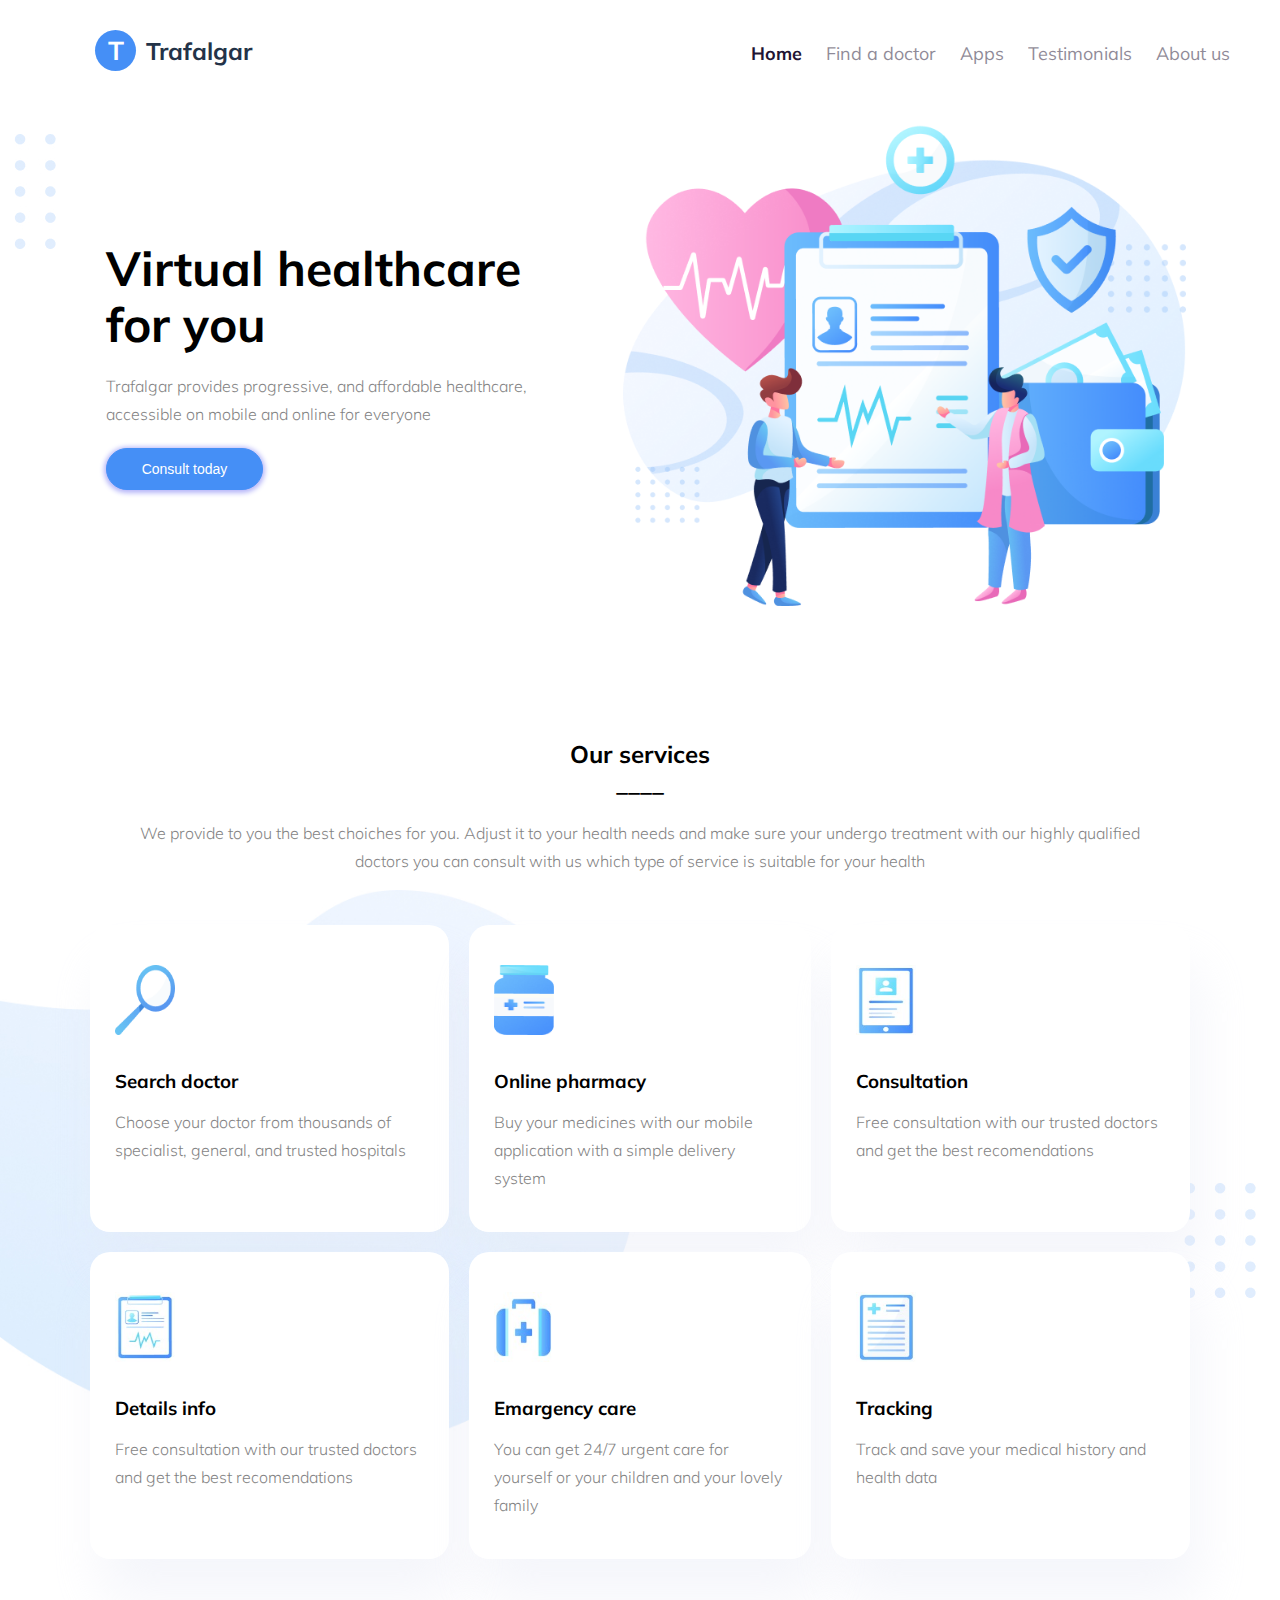
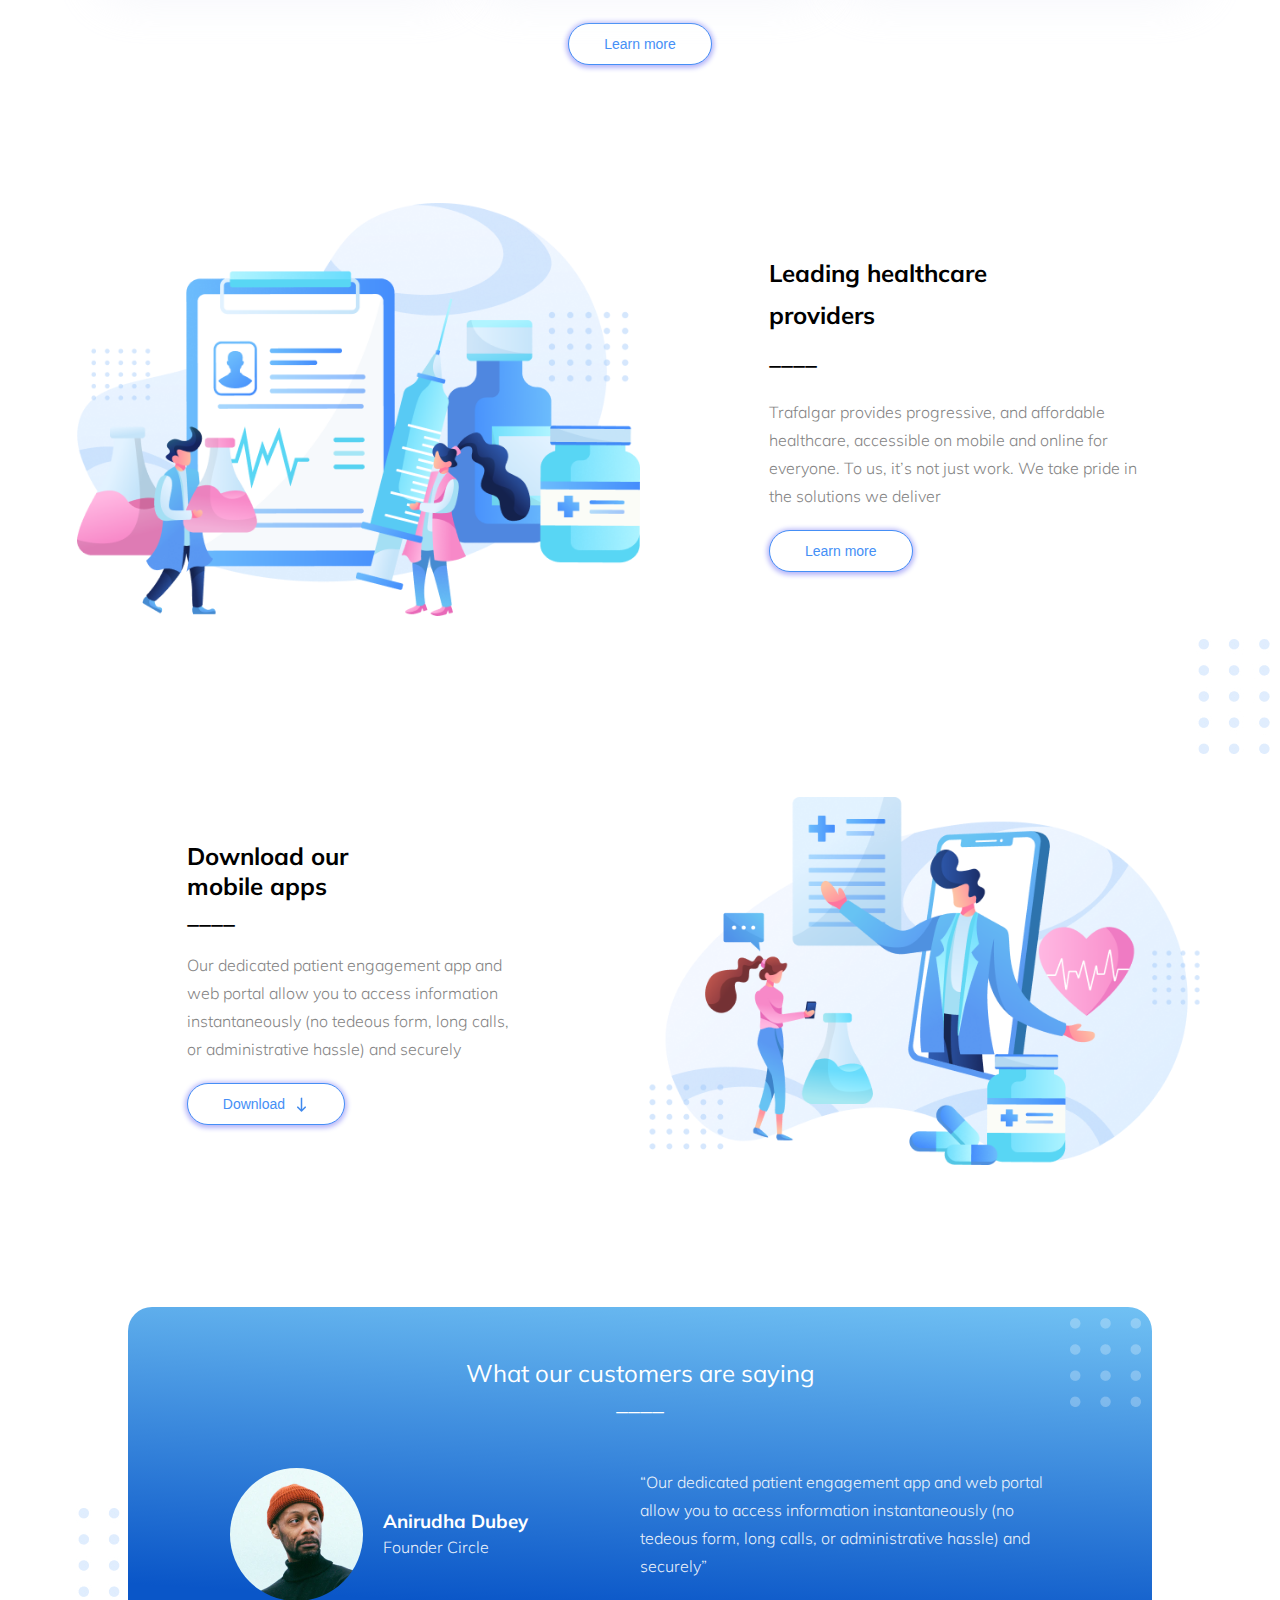
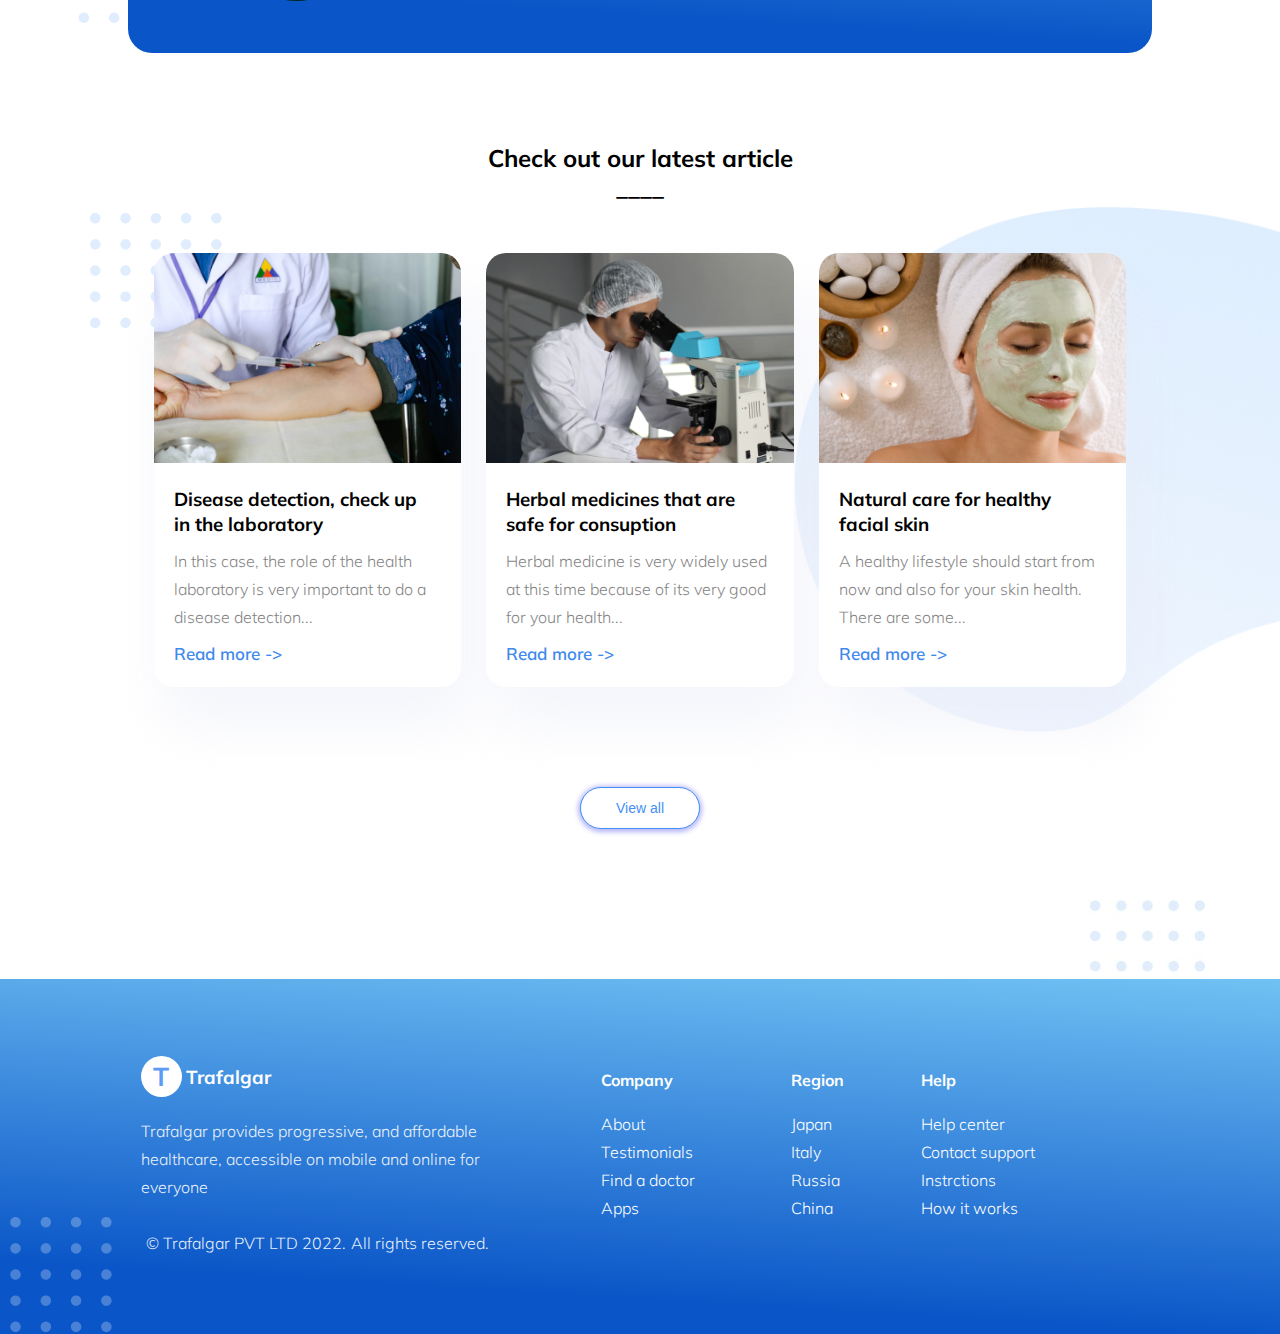
<file: index.html>
<!DOCTYPE html>
<html lang="en">

<head>
    <meta charset="UTF-8">
    <meta http-equiv="X-UA-Compatible" content="IE=edge">
    <meta name="viewport" content="width=device-width, initial-scale=1.0">
    <!-- favicon -->
    <link rel="shortcut icon" href="./favicon_io/favicon.ico" type="image/x-icon">

    <link rel="preconnect" href="https://fonts.googleapis.com">
    <link rel="preconnect" href="https://fonts.gstatic.com" crossorigin>
    <link href="https://fonts.googleapis.com/css2?family=Mulish:wght@200;300;400&display=swap" rel="stylesheet">
    <link rel="stylesheet" href="./scss/style.css">
    <title>Healthcare -The Power to Heal</title>
</head>

<body>
    <header>
        <div class="header-left">
            <a href="#" class="logo"><span class="text">T</span></a>
            <ul>
                <li><a href="#">Trafalgar</a></li>
            </ul>
        </div>
        <div class="header-right">
            <ul id="menu-click" >
                <li><a href="#" class="header-R1">Home</a></li>
                <li><a href="#">Find a doctor</a></li>
                <li><a href="#">Apps</a></li>
                <li><a href="#">Testimonials</a></li>
                <li><a href="#">About us</a></li>
            </ul>
            <div class="header-menu" onclick="toggleClick()">
                <!-- <img src="./img/menu.png" alt="mobile version menu"> -->
                <div class="menu-button"></div>
            </div>
        </div>
    </header>
    <main>
        <div class="main-box">
            <div class="main-box-content-left">
                <img src="./img/dots.jpg" alt="styles dots left side">
                <h1>Virtual healthcare for you </h1>
                <p>Trafalgar provides progressive, and affordable 
                    healthcare, accessible on mobile and online 
                    for everyone</p>
                <button>Consult today</button>
            </div>
            <div class="main-box-image-right">
                <img src="./img/image-main.png" class="main-image" alt="main image of website">
            </div>
        </div>
        <div class="services">
            <h2>Our services <br> ____</h2>
            <br>
            <p>We provide to you the best choiches for you. Adjust it to your health needs and make sure your undergo treatment with our highly qualified doctors you can consult with us which type of service is suitable for your health</p>
        </div>

        <div class="grid">
            <img src="./img/dots.jpg" alt="dots on grid" class="middle-right-dots">
            <img src="./img/grid-bg.jpg" alt="left style grid" class="left-bg">
            <div class="grid-item">
                <img src="./img/grid1.png" alt="g1" class="grid-image">
                <div class="grid-content">
                    <h3>Search doctor</h3>
                    <p>Choose your doctor from thousands of specialist, general, and trusted hospitals</p>
                </div>
            </div>
            <div class="grid-item">
                <img src="./img/grid2.png" alt="g2" class="grid-image">
                <div class="grid-content">
                    <h3>Online pharmacy</h3>
                    <p>Buy  your medicines with our mobile application with a simple delivery system</p>
                </div>
            </div>
            <div class="grid-item">
                <img src="./img/grid3.jpg" alt="g3" class="grid-image">
                <div class="grid-content">
                    <h3>Consultation</h3>
                    <p>Free consultation with our trusted doctors and get the best recomendations</p>
                </div>
            </div>
            <div class="grid-item">
                <img src="./img/grid4.jpg" alt="g4" class="grid-image">
                <div class="grid-content">
                    <h3>Details info</h3>
                    <p>Free consultation with our trusted doctors and get the best recomendations</p>
                </div>
            </div>
            <div class="grid-item">
                <img src="./img/grid5.jpg" alt="g5" class="grid-image">
                <div class="grid-content">
                    <h3>Emargency care</h3>
                    <p>You can get 24/7 urgent care for yourself or your children and your
                        lovely family</p>
                </div>
            </div>
            <div class="grid-item">
                <img src="./img/grid6.jpg" alt="g6" class="grid-image">
                <div class="grid-content">
                    <h3>Tracking</h3>
                    <p>Track and save your medical history and health data </p>
                </div>
            </div>
        </div>
        <div class="button-at-center">
            <button class="button-second"> Learn more</button>
        </div>
        <div class="main-box2">
            <div class="main-box2-content-left">
                <img src="./img/image-box2-left.png" alt="box2 image ">
            </div>
            <div class="main-box2-content-right">
                <h2>Leading healthcare <br> providers <br>____</h2>
                <p>Trafalgar provides progressive, and affordable healthcare, accessible on mobile and online for everyone. To us, it’s not just work. We take pride 
                    in the solutions we deliver</p>
                <button class="button-second">Learn more</button>
            </div>
        </div>
        <div class="main-box2 main-box3">
            <div class="main2-dots">
                <img src="./img/dots.jpg" alt="dots bw two flex">
            </div>
            <div class="main-box3-content-left">
                <h2>Download our <br> mobile apps <br>____</h2>
                <p>Our dedicated patient engagement app and 
                    web portal allow you to access information instantaneously (no tedeous form, long calls, 
                    or administrative hassle) and securely</p>
                <button class="button-second">Download <img src="./img/Vector.png" alt=""></button>
            </div>
            <div class="main-box3-content-right">
                <img src="./img/image-box3-right.png" alt="main image of website">
            </div>
        </div>
        <div class="slideshow">
            <img src="./img/dots_png.png" class="dots_style_topright" alt="dots at top right">
            <img src="./img/dots.jpg" alt="dots at bottom left" class="dots_at_bottom_right">
            <div class="slide_first">
                <h2>What our customers are saying </h2>
                <h2>____</h2>
                <div class="slide_flex">
                    <div class="slide_flex_left">
                        <img src="./img/man.png" alt="customer image">
                        <div class="left-content">
                            <h3>Anirudha Dubey</h3>
                            <p>Founder Circle</p>
                        </div>
                    </div>
                    <div class="slide_flex_right">
                        <p>“Our dedicated patient engagement app and 
                            web portal allow you to access information instantaneously (no tedeous form, long calls, 
                            or administrative hassle) and securely”</p>
                    </div>
                </div>
            </div>
        </div>
        <div class="services">
            <h2>Check out our latest article </h2>
            <h2>____</h2>
        </div>
        <div class="grid_2">
            <img src="./img/dots-g2.jpg" alt="dots left" class="left-dots-g2">
            <img src="./img/g2-bg.jpg" alt="grid2 bg" class="bg_grid2">
            <div class="grid_2_item">
                <img src="./img/disease-detection.png" alt="disease">
                <div class="grid_2_content">
                    <h3>Disease detection, check up in the laboratory</h3>
                    <p>In this case, the role of the health laboratory is very important to do
                        a disease detection...</p>
                    <a href="#">Read more -></a>
                </div>
            </div>
            <div class="grid_2_item">
                <img src="./img/herbal.png" alt="herbal">
                <div class="grid_2_content">
                    <h3>Herbal medicines that are safe for consuption</h3>
                    <p>Herbal medicine is very widely used at this time because of its very good for your health...</p>
                    <a href="#">Read more -></a>
                </div>
            </div>
            <div class="grid_2_item grid_2_center">
                <img src="./img/natural-care.png" alt="natural care">
                <div class="grid_2_content">
                    <h3>Natural care for healthy facial skin</h3>
                    <p>A healthy lifestyle should start from now and also for your skin health.
                        There are some...</p>
                    <a href="#">Read more -></a>
                </div>
            </div>
        </div>
        <div class="button-at-center">
            <button class="button-second">View all</button>
        </div>
        <footer>
            <div class="footer_left foot-item1">
                <div class="footer_logo ">
                    <div class="circle"><span>T</span></div>
                    <h3>Trafalgar</h3>
                </div>
                <br>
                <p>Trafalgar provides progressive, and affordable healthcare, accessible on mobile and online 
                    for everyone
                    <br><br>
                    <a href="#" class="copyright"> &copy Trafalgar PVT LTD 2022.</a>All rights reserved.
                </p>
            </div>
            <div class="company foot-item2">
                <h4>Company</h4>
                <br>
                <a href="#">About</a> <br>
                <a href="#">Testimonials </a><br>
                <a href="#">Find a doctor</a><br>
                <a href="#">Apps</a><br>
            </div>
            <div class="Region foot-item3">
                <h4>Region</h4>
                <br>
                <a href="#">Japan</a><br>
                <a href="#">Italy</a><br>
                <a href="#">Russia</a><br>
                <a href="#">China</a><br>
            </div>
            <div class="Help foot-item4">
                <h4>Help</h4>
                <br>
                <a href="#">Help center </a><br>
                <a href="#">Contact support</a><br>
                <a href="#">Instrctions</a><br>
                <a href="#">How it works</a><br>
            </div>
            <img src="./img/dots_png.png" alt="footer dots">
            <div class="foot-dot-right">
                <img src="./img/dotsfoot.jpg" alt="footer dots">
            </div>
        </footer>
    </main>
    <script src="./index.js"></script>
</body>

</html>
</file>
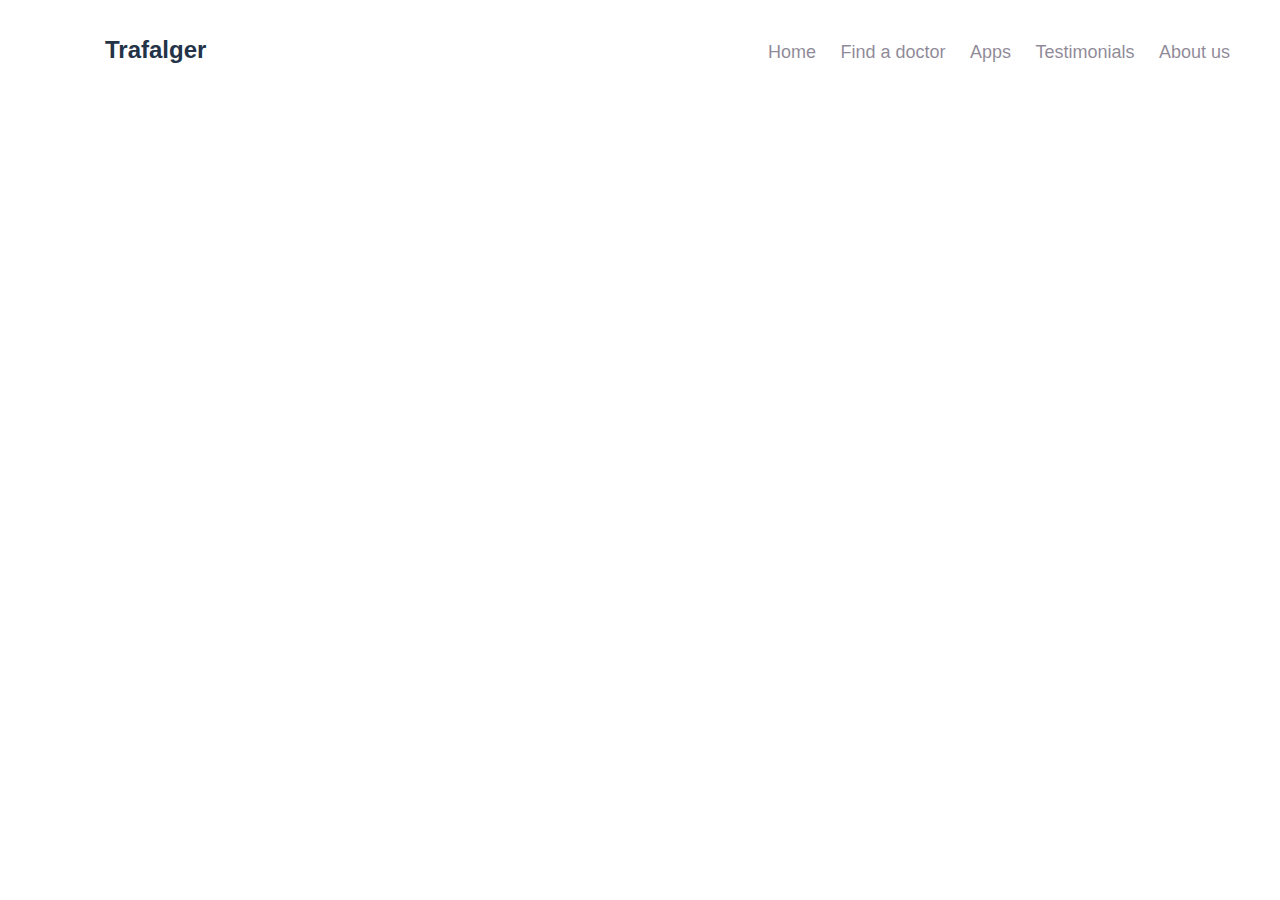
<file: indes.html>
<!DOCTYPE html>
<html lang="en">

<head>
    <meta charset="UTF-8">
    <meta http-equiv="X-UA-Compatible" content="IE=edge">
    <meta name="viewport" content="width=device-width, initial-scale=1.0">
    <link rel="stylesheet" href="./scss/style.css">
    <title>Helthcare</title>
</head>

<body>
    <header>
        <div class="header-left">

            <ul>
                <li><a href="#">Trafalger</a></li>
            </ul>
        </div>
        <div class="header-right">
            <ul>
                <li><a href="#">Home</a></li>
                <li><a href="#">Find a doctor</a></li>
                <li><a href="#">Apps</a></li>
                <li><a href="#">Testimonials</a></li>
                <li><a href="#">About us</a></li>
            </ul>
        </div>
    </header>

</body>

</html>
</file>
<file: scss/style.css>
* {
  margin: 0;
  padding: 0;
  box-sizing: border-box;
}

header {
  display: flex;
  justify-content: space-between;
  align-items: baseline;
  padding: 30px 40px 10px 95px;
}
header .header-left {
  display: flex;
}
header .header-left .logo {
  width: 41px;
  height: 41px;
  border-radius: 50%;
  background-color: #458ff6;
  display: flex;
  justify-content: center;
  align-items: center;
}
header .header-left .logo span {
  font-size: 26px;
  font-weight: 700;
  color: white;
}
header .header-left a {
  font-weight: 700;
  font-size: 24px;
  color: #233348;
}
header .header-right {
  display: flex;
  align-items: center;
}
header .header-right .header-menu {
  display: none;
}
header .header-right a {
  opacity: 0.5;
  font-size: 18px;
  color: #1f1534;
}
header .header-right .header-R1 {
  opacity: 1;
  color: #1f1534;
  font-weight: 700;
}
header ul {
  list-style: none;
}
header li {
  display: inline-block;
}
header a {
  display: block;
  padding: 6px 10px;
  text-decoration: none;
  font-weight: 400;
}
header a:hover {
  font-weight: 700;
  transition: 0.1s ease-in-out;
}

.grid {
  display: grid;
  grid-template-columns: auto auto auto;
  padding: 0px 7% 5%;
  gap: 20px;
  position: relative;
}
.grid .grid-item {
  border-radius: 20px;
  padding: 40px 25px;
  background-color: white;
  box-shadow: 10px 40px 50px rgba(229, 233, 246, 0.4);
  transition: 400ms ease-in-out;
  position: relative;
}
.grid .grid-item:hover {
  transform: scale(1.03);
}
.grid .grid-item .grid-image {
  width: 60px;
  height: 70px;
  margin-bottom: 10px;
}
.grid .grid-item h3 {
  margin-bottom: 15px;
}

.middle-right-dots {
  position: absolute;
  right: 24px;
  top: 37%;
}

.left-bg {
  position: absolute;
  left: 0px;
  top: -35px;
  width: 50%;
  height: 80%;
}

.grid-content {
  margin-top: 20px;
}

.grid_2 {
  display: grid;
  grid-template-columns: 30% 30% 30%;
  gap: 0px 25px;
  margin-bottom: 100px;
  padding: 0px 10%;
  justify-content: center;
  align-items: center;
  position: relative;
}

.left-dots-g2 {
  position: absolute;
  top: -40px;
  left: 90px;
  z-index: -1;
}

.bg_grid2 {
  position: absolute;
  right: 0px;
  width: 38%;
  z-index: -1;
}

.grid_2_item {
  box-shadow: 10px 40px 50px rgba(229, 233, 246, 0.4);
  border-radius: 20px;
  background-color: white;
}
.grid_2_item img {
  border-radius: 20px 20px 0px 0px;
  width: 100%;
  height: auto;
  overflow: hidden;
}

.grid_2_content {
  line-height: 25px;
  padding: 20px 25px 20px 20px;
}
.grid_2_content p {
  margin: 10px 0px;
}
.grid_2_content a {
  text-decoration: none;
  color: #4089ed;
  font-weight: 600;
  font-size: 17px;
}

body {
  background: white;
  font-family: "Mulish", sans-serif;
  font-weight: 300;
}

button {
  padding: 12px 35px;
  border-radius: 55px;
  border: 1px solid #458ff6;
  font-weight: 400;
  font-size: 14px;
  box-shadow: 0px 1px 5px 2px rgb(181, 181, 249);
  cursor: pointer;
  transition: 2ms;
  color: white;
  background-color: #458ff6;
}
button:hover {
  opacity: 0.95;
}
button:active {
  transform: scale(0.98);
}

.button-at-center {
  display: flex;
  justify-content: center;
}

.button-second {
  background-color: white;
  color: #458ff6;
  margin: auto;
}

p {
  opacity: 0.5;
  line-height: 28px;
}

.main-box {
  display: flex;
  justify-content: space-around;
  align-items: center;
  padding: 3% 6%;
}
.main-box .main-box-content-left {
  width: 44%;
  padding: 6px 12px;
  position: relative;
}
.main-box .main-box-content-left img {
  position: absolute;
  background-color: #458ff6;
  max-width: 100%;
  left: -120px;
  top: -100px;
}
.main-box .main-box-content-left h1 {
  font-size: 48px;
  line-height: 56px;
}
.main-box .main-box-content-left p {
  margin: 20px 0px;
}
.main-box .main-box-image-right {
  width: 50%;
}
.main-box .main-box-image-right .main-image {
  max-width: 100%;
  height: auto;
}

.slideshow {
  color: white;
  margin: 0px 10%;
  padding: 4% 6%;
  background: linear-gradient(183.41deg, #7bccf8 -8.57%, #0a56c8 82.96%);
  position: relative;
  border-radius: 24px;
}
.slideshow p {
  opacity: 0.9;
}

.dots_style_topright {
  position: absolute;
  max-width: 100%;
  height: auto;
  top: -15px;
  right: -50px;
}

.dots_at_bottom_right {
  position: absolute;
  bottom: 30px;
  left: -60px;
  z-index: -1;
}

.slide_first h2 {
  text-align: center;
  font-weight: 400;
}

.slide_flex {
  display: flex;
  justify-content: space-between;
  margin-top: 50px;
}

.slide_flex_left {
  display: flex;
  justify-content: center;
  align-items: center;
  width: 40%;
}
.slide_flex_left img {
  border-radius: 50%;
  margin-right: 20px;
}

.slide_flex_right {
  width: 50%;
}

.services {
  width: 80%;
  margin: 90px auto 50px;
  text-align: center;
}

.main-box2 {
  display: flex;
  justify-content: space-between;
  align-items: center;
  padding: 3% 6%;
  margin: 100px 0px;
  position: relative;
}

.main2-dots {
  position: absolute;
  right: 10px;
  top: -120px;
}

.main-box2-content-left {
  width: 50%;
}
.main-box2-content-left img {
  width: 100%;
  height: auto;
}

.main-box2-content-right {
  width: 35%;
  margin-right: 40px;
}
.main-box2-content-right p {
  margin: 20px 0px;
}
.main-box2-content-right h2 {
  line-height: 42px;
}

.image-box2-left {
  width: 120%;
  height: auto;
}

.main-box3-content-left {
  margin-left: 110px;
  width: 30%;
}
.main-box3-content-left p {
  margin: 20px 0px;
}

.main-box3-content-right {
  width: 50%;
  align-items: flex-start;
  overflow: hidden;
}
.main-box3-content-right img {
  width: 100%;
  height: auto;
}

.button-second img {
  margin-left: 5px;
  transform: rotate(90deg);
}

.footer_logo {
  display: flex;
  justify-content: space-between;
  align-items: center;
  width: 130px;
}

.circle {
  width: 41px;
  height: 41px;
  border-radius: 50%;
  background-color: white;
  display: flex;
  justify-content: center;
  align-items: center;
}
.circle span {
  color: #5B9BF3;
  font-size: 26px;
  font-weight: 700;
}

footer {
  position: relative;
  margin-top: 150px;
  padding: 6% 11%;
  display: grid;
  align-items: baseline;
  grid-template-columns: 380px 110px 50px 120px;
  gap: 80px;
  background: linear-gradient(183.41deg, #7bccf8 -8.57%, #0a56c8 82.96%);
  color: white;
}
footer img {
  position: absolute;
  bottom: 2px;
  left: -20px;
}
footer p {
  opacity: 0.9;
}
footer a {
  text-decoration: none;
  color: white;
  line-height: 28px;
  font-weight: 300;
}
footer a:hover {
  font-weight: 500;
  color: darkblue;
}

.copyright {
  text-decoration: none;
  padding: 0px 5px;
}

.foot-dot-right {
  position: absolute;
  right: 170px;
  top: 5px;
  z-index: -1;
}

@media screen and (min-width: 450px) and (max-width: 930px) {
  header {
    padding-left: 30px;
    padding-right: 15px;
    padding-top: 25px;
  }
  header a {
    padding: 3px;
  }
  .main-box {
    padding: 6% 2% 3%;
  }
  .main-box .main-box-content-left h1 {
    font-size: 35px;
    line-height: 45px;
  }
  .main-box .main-box-content-left p {
    margin: 10px 0px;
  }
  .main-box .main-box-content-left img {
    left: -55px;
    width: 18%;
    top: -85px;
  }
  .grid {
    grid-template-columns: auto auto;
  }
  .left-bg {
    width: 55%;
  }
  .middle-right-dots {
    right: 11px;
    top: 57%;
  }
  .main-box2 {
    padding: 7% 2%;
    margin: 50px 0;
  }
  .main-box2-content-right {
    width: 30%;
  }
  .main-box2-content-right p {
    margin: 10px 0;
  }
  .main-box2-content-right h2 {
    line-height: 30px;
  }
  .main-box3-content-left {
    margin-left: 50px;
  }
  .main-box3-content-left p {
    margin: 10px 0;
  }
  .main-box3-content-right {
    width: 61%;
  }
  .main-box2-content-left img {
    width: 116%;
  }
  .grid_2 {
    grid-template-columns: auto auto;
  }
  footer {
    grid-template-columns: auto auto auto auto;
    justify-content: center;
    padding: 6% 11%;
    gap: 60px;
  }
  footer img {
    width: 12%;
  }
  footer .foot-item1 {
    grid-column: 1/span 4;
  }
}
@media screen and (max-width: 450px) {
  header {
    justify-content: space-between;
    align-items: center;
    padding: 6%;
    position: relative;
  }
  header .header-right {
    justify-content: flex-end;
  }
  header .header-right a {
    color: white;
    border-bottom: 1px solid lightblue;
    opacity: 1;
    padding-left: 25px;
  }
  header .header-right a:hover {
    color: black;
    background-color: #e6e6e6;
  }
  header .header-right .header-menu {
    display: block;
    display: flex;
    justify-content: center;
    align-items: center;
    margin-right: 10px;
  }
  header .header-right .header-menu img {
    width: 35%;
  }
  header .header-right ul {
    display: none;
    left: 0;
    text-align: start;
    background-color: #458ff6;
    color: white;
    top: 75px;
    position: absolute;
    width: 100%;
  }
  header .header-right ul > li {
    display: block;
  }
  .menu-button,
.menu-button::before,
.menu-button::after {
    display: block;
    background-color: #233348;
    position: absolute;
    height: 3.5px;
    width: 30px;
    transition: transform 400ms cubic-bezier(0.23, 1, 0.32, 1);
    transition: 3ms;
    border-radius: 2px;
  }
  .menu-button::before {
    content: "";
    margin-top: -8px;
  }
  .menu-button::after {
    content: "";
    margin-top: 8px;
  }
  .menu-button:active {
    transform: scale(0.95);
  }
  h1 {
    padding-right: 15px;
  }
  .main-box {
    flex-direction: column-reverse;
    justify-content: center;
  }
  .main-box .main-box-content-left {
    width: 90%;
  }
  .main-box .main-box-content-left img {
    top: 50px;
  }
  .main-box .main-box-image-right {
    width: 100%;
    display: flex;
    justify-content: center;
  }
  .main-box .main-box-image-right .main-image {
    max-width: 90%;
    height: auto;
  }
  .grid {
    grid-template-columns: auto;
    padding: 0px 10% 5%;
  }
  .grid .grid-item {
    padding: 25px;
  }
  .grid .grid-item .grid-image {
    margin-bottom: 0px;
  }
  .grid_2 {
    grid-template-columns: auto;
    gap: 20px;
    padding: 0 8%;
    margin-bottom: 65px;
  }
  .main-box2 {
    flex-direction: column;
  }
  .main-box2 .main-box2-content-left {
    width: 100%;
    display: flex;
    justify-content: center;
  }
  .main-box2 .main-box2-content-left img {
    width: 90%;
    margin-bottom: 20px;
  }
  .main-box2 .main-box2-content-right {
    width: 80%;
    margin-right: 0px;
  }
  .main-box3 {
    display: flex;
    flex-direction: column-reverse;
  }
  .main-box3 .main-box3-content-left {
    width: 90%;
    margin-left: 25px;
  }
  .main-box3 .main-box3-content-right {
    width: 100%;
    display: flex;
    justify-content: center;
    margin-bottom: 15px;
  }
  .slideshow {
    margin: 0 7%;
  }
  .slide_flex {
    flex-direction: column;
    align-items: center;
    margin-top: 25px;
  }
  .slide_flex .slide_flex_left {
    width: 95%;
  }
  .slide_flex .slide_flex_right {
    width: 95%;
    margin-top: 15px;
  }
  .dots_style_topright {
    max-width: 25%;
    top: 11%;
    right: 1%;
  }
  footer {
    margin-top: 95px;
    grid-template-columns: auto;
    justify-content: center;
    gap: 20px;
  }
  footer .company,
footer .foot-item4,
footer .foot-item3 {
    text-align: center;
  }
}/*# sourceMappingURL=style.css.map */
</file>
